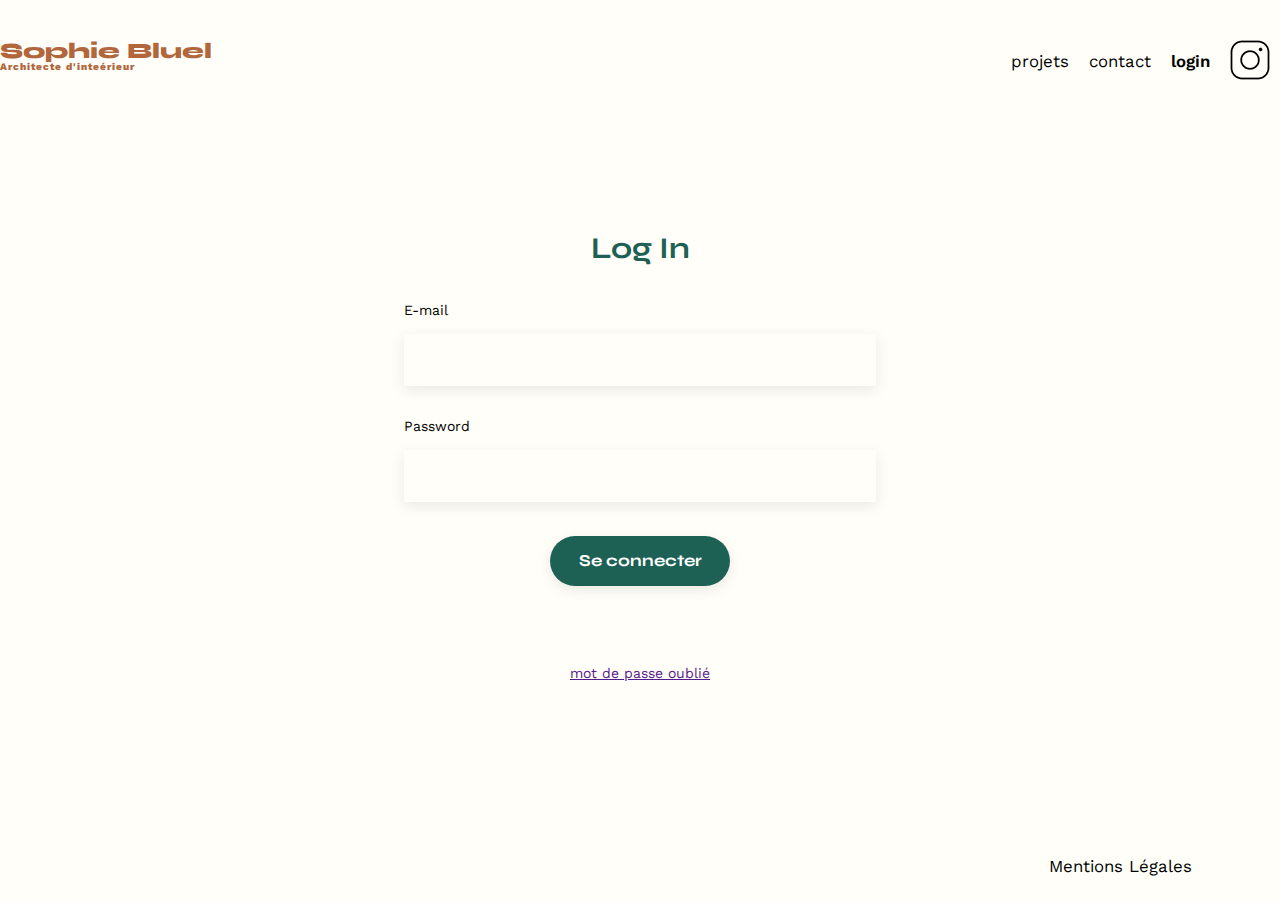
<file: login.html>
<!DOCTYPE html>
<html lang="fr">
<head>
	<meta charset="UTF-8">
	<title>Sophie Bluel - Architecte d'intérieur</title>
	<meta name="viewport" content="width=device-width, initial-scale=1.0">
	<link rel="preconnect" href="https://fonts.googleapis.com">
	<link rel="preconnect" href="https://fonts.gstatic.com" crossorigin>
	<link href="https://fonts.googleapis.com/css2?family=Syne:wght@700;800&family=Work+Sans&display=swap" rel="stylesheet">
	<meta name="description" content="">
	<link rel="stylesheet" href="./assets/style.css">
    <link rel="stylesheet" href="./assets/style-login.css">
</head>
<body>
	<header>
		<h1>Sophie Bluel <span>Architecte d'inteérieur</span></h1>
		<nav>
			<ul>
				<li>projets</li>
				<li>contact</li>
				<li id="login">login</li>
				<li><img src="./assets/icons/instagram.png" alt="Instagram"></li>
			</ul>
		</nav>
	</header>
<main>
	<section class="log">
		<div class="connect">
			<h2>Log In</h2>
			<form id="myForm">
				<label for="email">E-mail</label>
				<input type="email" name="email" id="email">
				<label for="password">Password</label>
				<input type="password" name="password" id="password">
				<input id="connection" data-id="connection" type="submit" value="Se connecter">
			</form>
			<span id="error"></span>
			<a href="">mot de passe oublié</a>
		</div>
    </section>
</main>
<footer>
	<nav>
		<ul>
			<li>Mentions Légales</li>
		</ul>
	</nav>
</footer>
<script type="module" src="login.js"></script>
</body>
</html>
</file>
<file: assets/style-login.css>
/* Page de connexion */
body{
    display: flex;
    flex-direction: column;
    gap: 100px;
}

header{
	margin-top: 40px;
}
.log{
	display: flex;
	flex-direction: column;
	align-items: center;
}

#login{
    font-weight: 600;
}

.connect{
	gap:40px;
	display: flex;
	flex-direction: column;
	width: 40%;
	align-items: center;
}

.connect form{
	display: flex;
	flex-direction: column;
    width: 100%;
}

.connect button{
	color: white;
	background-color: #1D6154;
	padding-left: 40px;
	padding-right: 40px;
}

.connect a{
    text-decoration: underline;
}

.log input {
    margin: 1em 0 2em 0;
}

#connection{
	margin: auto;
}

header{
	display: flex;
	flex-direction: row;
}
</file>
<file: assets/style.css>
/* http://meyerweb.com/eric/tools/css/reset/
   v2.0 | 20110126
   License: none (public domain)
*/

* {
	background-color: #fffef8;
}

html,
body,
div,
span,
applet,
object,
iframe,
h1,
h2,
h3,
h4,
h5,
h6,
p,
i,
blockquote,
pre,
a,
abbr,
acronym,
address,
big,
cite,
code,
del,
dfn,
em,
img,
ins,
kbd,
q,
s,
samp,
small,
strike,
strong,
sub,
sup,
tt,
var,
b,
u,
i,
center,
dl,
dt,
dd,
ol,
ul,
li,
fieldset,
form,
label,
legend,
table,
caption,
tbody,
tfoot,
thead,
tr,
th,
td,
article,
aside,
canvas,
details,
embed,
figure,
figcaption,
footer,
header,
hgroup,
menu,
nav,
output,
ruby,
section,
summary,
time,
mark,
audio,
video {
	margin: 0;
	padding: 0;
	border: 0;
	font-size: 100%;
	font: inherit;
	vertical-align: baseline;
}

/* HTML5 display-role reset for older browsers */
article,
aside,
details,
figcaption,
figure,
footer,
header,
hgroup,
menu,
nav,
section {
	display: block;
}

body {
	line-height: 1;
}

ol,
ul {
	list-style: none;
}

blockquote,
q {
	quotes: none;
}

blockquote:before,
blockquote:after,
q:before,
q:after {
	content: '';
	content: none;
}

table {
	border-collapse: collapse;
	border-spacing: 0;
}

/** end reset css**/
body {
	max-width: 1400px;
	margin: auto;
	font-family: 'Work Sans';
	font-size: 14px;
}

header {
	display: flex;
	flex-direction: column;
	justify-content: space-between;
	gap: 40px;
}

.edit {
	justify-content: center;
	align-items: center;
	gap: 20px;
	background-color: black;
	color: white;
	padding: 10px;
}

.edit p,
.edit i {
	background-color: black;
}

.menu {
	display: flex;
	justify-content: space-between;
	align-items: center;
	margin: 0 50px 0 50px;
}

main {
	margin: 0 50px 0 50px;
}

section {
	margin: 50px 0
}

h1 {
	display: flex;
	flex-direction: column;
	font-family: 'Syne';
	font-size: 22px;
	font-weight: 800;
	color: #B1663C
}

h1>span {
	font-family: 'Work Sans';
	font-size: 10px;
	letter-spacing: 0.1em;
	;
}

h2 {
	font-family: 'Syne';
	font-weight: 700;
	font-size: 30px;
	color: #1D6154
}

nav ul {
	display: flex;
	align-items: center;
	list-style-type: none;

}

nav li {
	padding: 0 10px;
	font-size: 1.2em;
}

li:hover {
	color: #B1663C;
}

nav li a {
	text-decoration: none;
	color: black;
}

nav li a:visited {
	color: black;
}

#introduction {
	display: flex;
	align-items: center;
}

#introduction figure {
	flex: 1
}

#introduction img {
	display: block;
	margin: auto;
	width: 80%;
}

#introduction article {
	flex: 1;
	max-width: 400px;
}

#introduction h2 {
	margin-bottom: 1em;
}

#introduction p {
	margin-bottom: 0.5em;
}

#portfolio h2 {
	text-align: center;

}

#portfolio {
	display: flex;
	flex-direction: column;
	gap: 60px;
}

.projectHeader {
	display: flex;
	justify-content: center;
	align-items: center;
	gap: 30px;
}

.modifier {
	gap: 10px;
}

.modifier a {
	text-decoration: none;
	color: black
}

.closing {
	display: flex;
	justify-content: space-between;
	background-color: white;
}

.closing i {
	font-size: 24px;
	background-color: white;
}

.mainModal {
	display: flex;
	flex-direction: column;
	align-items: center;
	gap: 50px;
	width: 100%;
	background-color: white;
}

.mainModal h3 {
	font-size: 26px;
	background-color: white;
}

.centerModal {
	width: 100%;
	display: flex;
	flex-direction: column;
	align-items: center;
	gap: 20px;
	background-color: white;
}

.modal-img-portefolio {
	background-color: white;
	display: flex;
	flex-wrap: wrap;
	gap: 5px;
}

.div-button {
	position: absolute;
	display: flex;
	right: 1px;
	gap: 10px;
	align-items: center;
	background: unset;
	padding-top: 5px;
	padding-right: 5px;
}

i.fa-solid.fa-arrows-up-down-left-right {
	opacity: 0;
}

i.fa-solid.fa-arrows-up-down-left-right:hover {
	background-color: black;
	color: white;
	padding: 3px;
	opacity: 1;
}

i.fa-regular.fa-trash-can.delete {
	padding: 4px;
	background-color: black;
	color: white;
}

.modal-img-portefolio figure button {
	border: none;
	padding: 0;
	background-color: white;
	color: black;
	margin: 0;
	width: 100%;
	font-family: 'Work Sans';
	font-weight: 400;
	font-size: 12px;
	text-align: left;
}

.modal-img-portefolio figure {
	width: calc((100% - 20px) / 5);
	display: flex;
	flex-direction: column;
	justify-content: flex-start;
	gap: 5px;
	position: relative;

}

.modal-img-portefolio figure img {
	width: 100%;
}


.modal-wrapper {
	display: flex;
	flex-direction: column;
}

.modalWindow {
	display: flex;
	align-items: center;
	justify-content: center;
	position: fixed;
	top: 0;
	left: 0;
	width: 100%;
	height: 100%;
	background: rgba(0, 0, 0, 0.8);
}

.modal-wrapper {
	width: 630px;
	background-color: #fff;
	padding: 20px;
	padding-left: 100px;
	padding-right: 100px;
	max-width: calc(100vw - 20px);
	max-height: calc(100vh - 20px);
	overflow: auto;
}

.titre-modal-form{
	background-color: white;
}
form#formulaire-ajout-id:invalid input[type="submit"] {
	background-color: #A7A7A7;
}

form.formulaire-ajout {
	display: flex;
	flex-direction: column;
	gap: 20px;
	align-items: center;
	background-color: white;
}

i#upload-icone {
	background-color: inherit;
	font-size: 30px;
	padding-top: 30px;
	padding-bottom: 20px;
}

form.formulaire-ajout input,
form.formulaire-ajout select {
	height: 50px;
	font-size: 1.2em;
	border: none;
	box-shadow: 0px 4px 14px rgba(0, 0, 0, 0.09);
	width: 100%;
}

form.upload-img-details {
	display: flex;
	flex-direction: column;
	gap: 20px;
	background-color: white;
}

.upload-img-section {
	background-color: #E8F1F6;
	flex-direction: column;
	align-items: center;
	display: flex;
	width: 80%;
	justify-content: center;
}

span.label-upload-image {
	display: inline-block;
	background-color: #CBD6DC;
	border-radius: 25px;
	color: #306685;
	border: none;
	padding: 10px 30px 10px 30px;
	font-weight: 500;
	font-family: 'Work Sans';
}

input#upload-image,
.input-img {
	background-color: #E8F1F6;
	font-size: 10px;
}

.upload-img-details {
	display: flex;
	flex-direction: column;
	gap: 20px;
	width: 80%;
	background-color: white;
}
.upload-img-details input, .upload-img-details select, .upload-img-details label{
	background-color: white;
}

.ajout-photo-formulaire {
	display: flex;
	flex-direction: column;
	gap: 40px;
	background-color: white;
}

input[type="file"] {
	display: none;
}


input#add-work {
	width: 70%;
	height: 40px;
	margin-top: 20px;
}

.border{
	border:solid 1px #B3B3B3;
	margin-top: 20px;
	width: 100%;
}

.custom-file-upload {
	background-color: #E8F1F6;
	cursor: pointer;
}

p#text-img-upload-form {
	padding-bottom: 20px;
	padding-top: 15px;
}

img#img-preview {
	width: 30%;
}

.filters {
	justify-content: center;
	gap: 10px;
}

.filters button:hover {
	background-color: #1D6154;
	color: white;
}

button {
	text-decoration: none;
	background-color: #fffef8;
	border-radius: 25px;
	border: 1px solid #1D6154;
	padding: 10px;
	padding-left: 20px;
	padding-right: 20px;
}

.gallery {
	width: 100%;
	display: grid;
	grid-template-columns: 1fr 1fr 1fr;
	grid-column-gap: 20px;
	grid-row-gap: 20px;
}

.gallery img {
	width: 100%;

}

#contact {
	width: 50%;
	margin: auto;
}

#contact>* {
	text-align: center;

}

#contact h2 {
	margin-bottom: 20px;
}

#contact form {
	text-align: left;
	margin-top: 30px;
	display: flex;
	flex-direction: column;
}

#contact input,
.log input {
	height: 50px;
	font-size: 1.2em;
	border: none;
	box-shadow: 0px 4px 14px rgba(0, 0, 0, 0.09);
}

#contact label,
.log input {
	margin: 2em 0 1em 0;
}

#contact textarea {
	border: none;
	box-shadow: 0px 4px 14px rgba(0, 0, 0, 0.09);
}

input[type="submit"],
.mainModal button {
	font-family: 'Syne';
	font-weight: 700;
	color: white;
	background-color: #1D6154;
	margin: 2em auto;
	width: 180px;
	text-align: center;
	border-radius: 60px;
	margin-top: 0px;
}

#delete-galery{
	color:red;
	font-size: 14px;
}

footer {
	margin: 0 50px 0 50px;
}

footer nav ul {
	display: flex;
	justify-content: flex-end;
	margin: 2em
}
</file>
